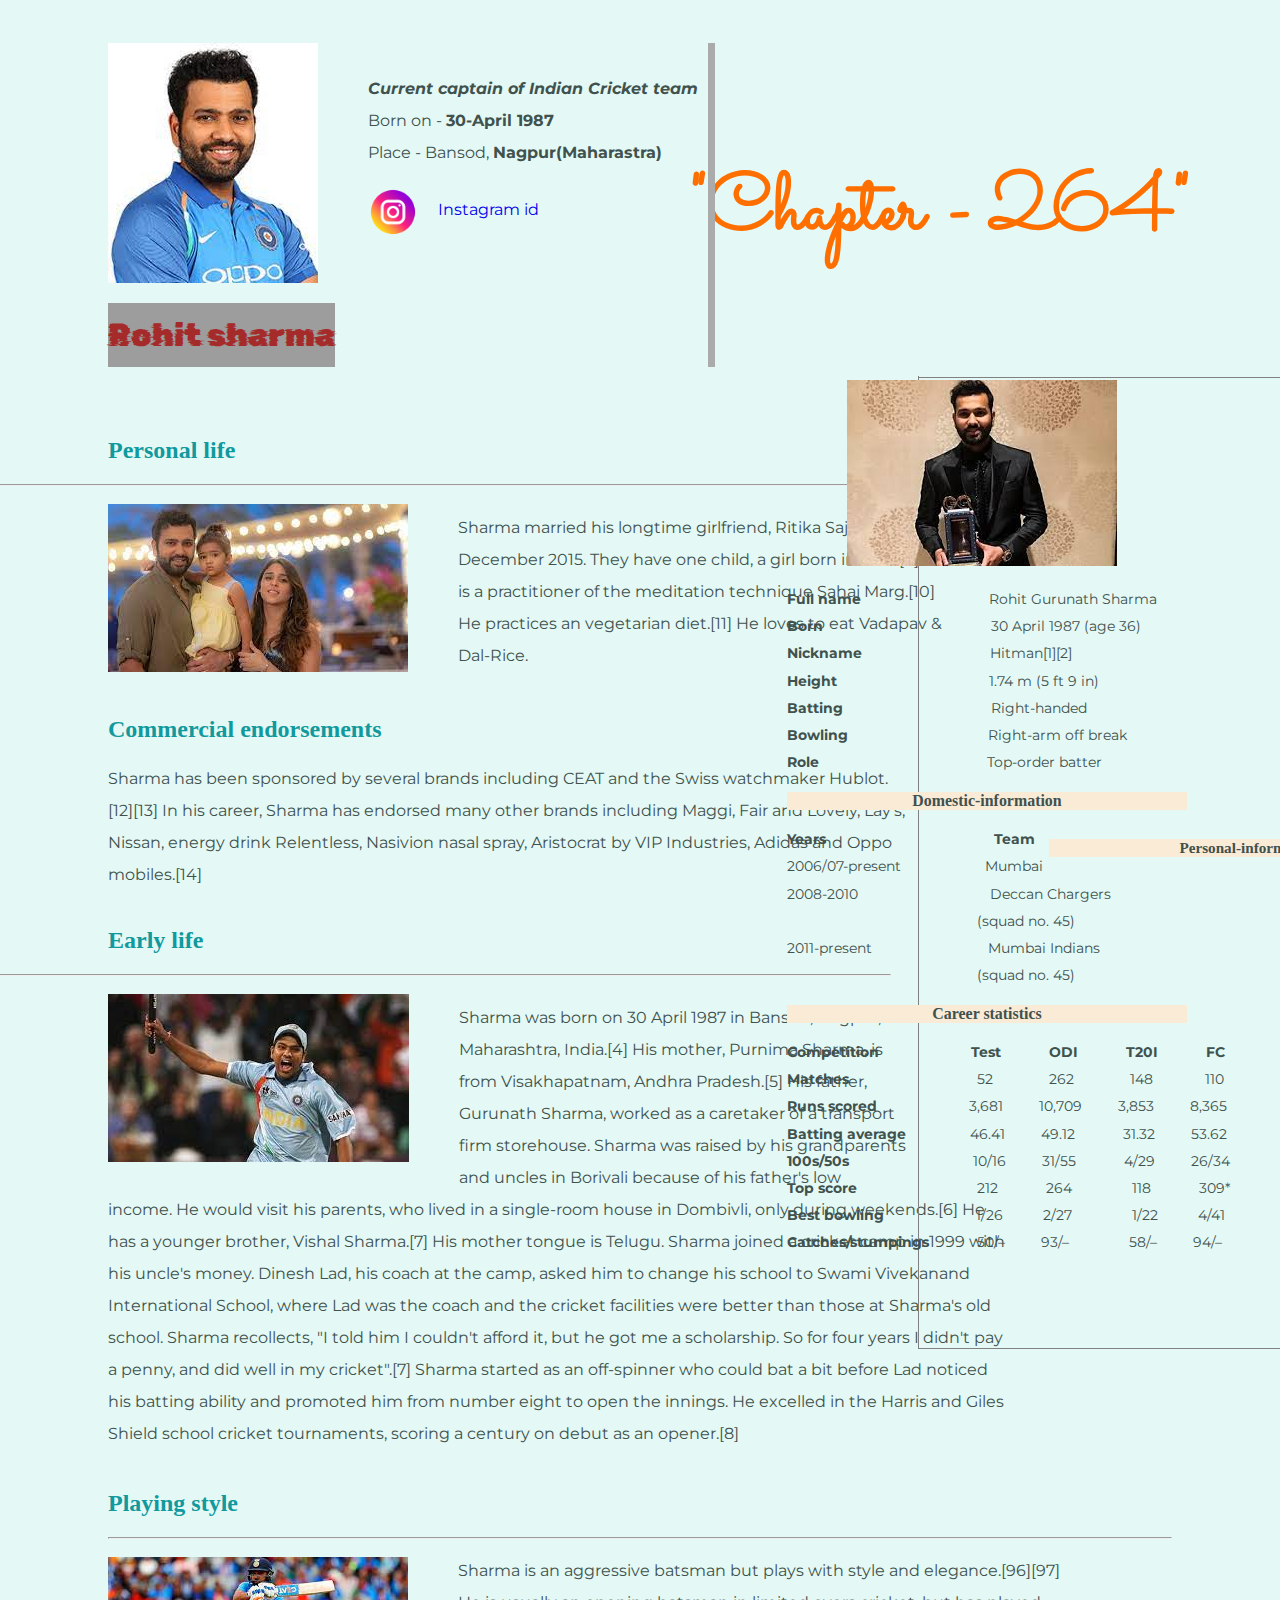
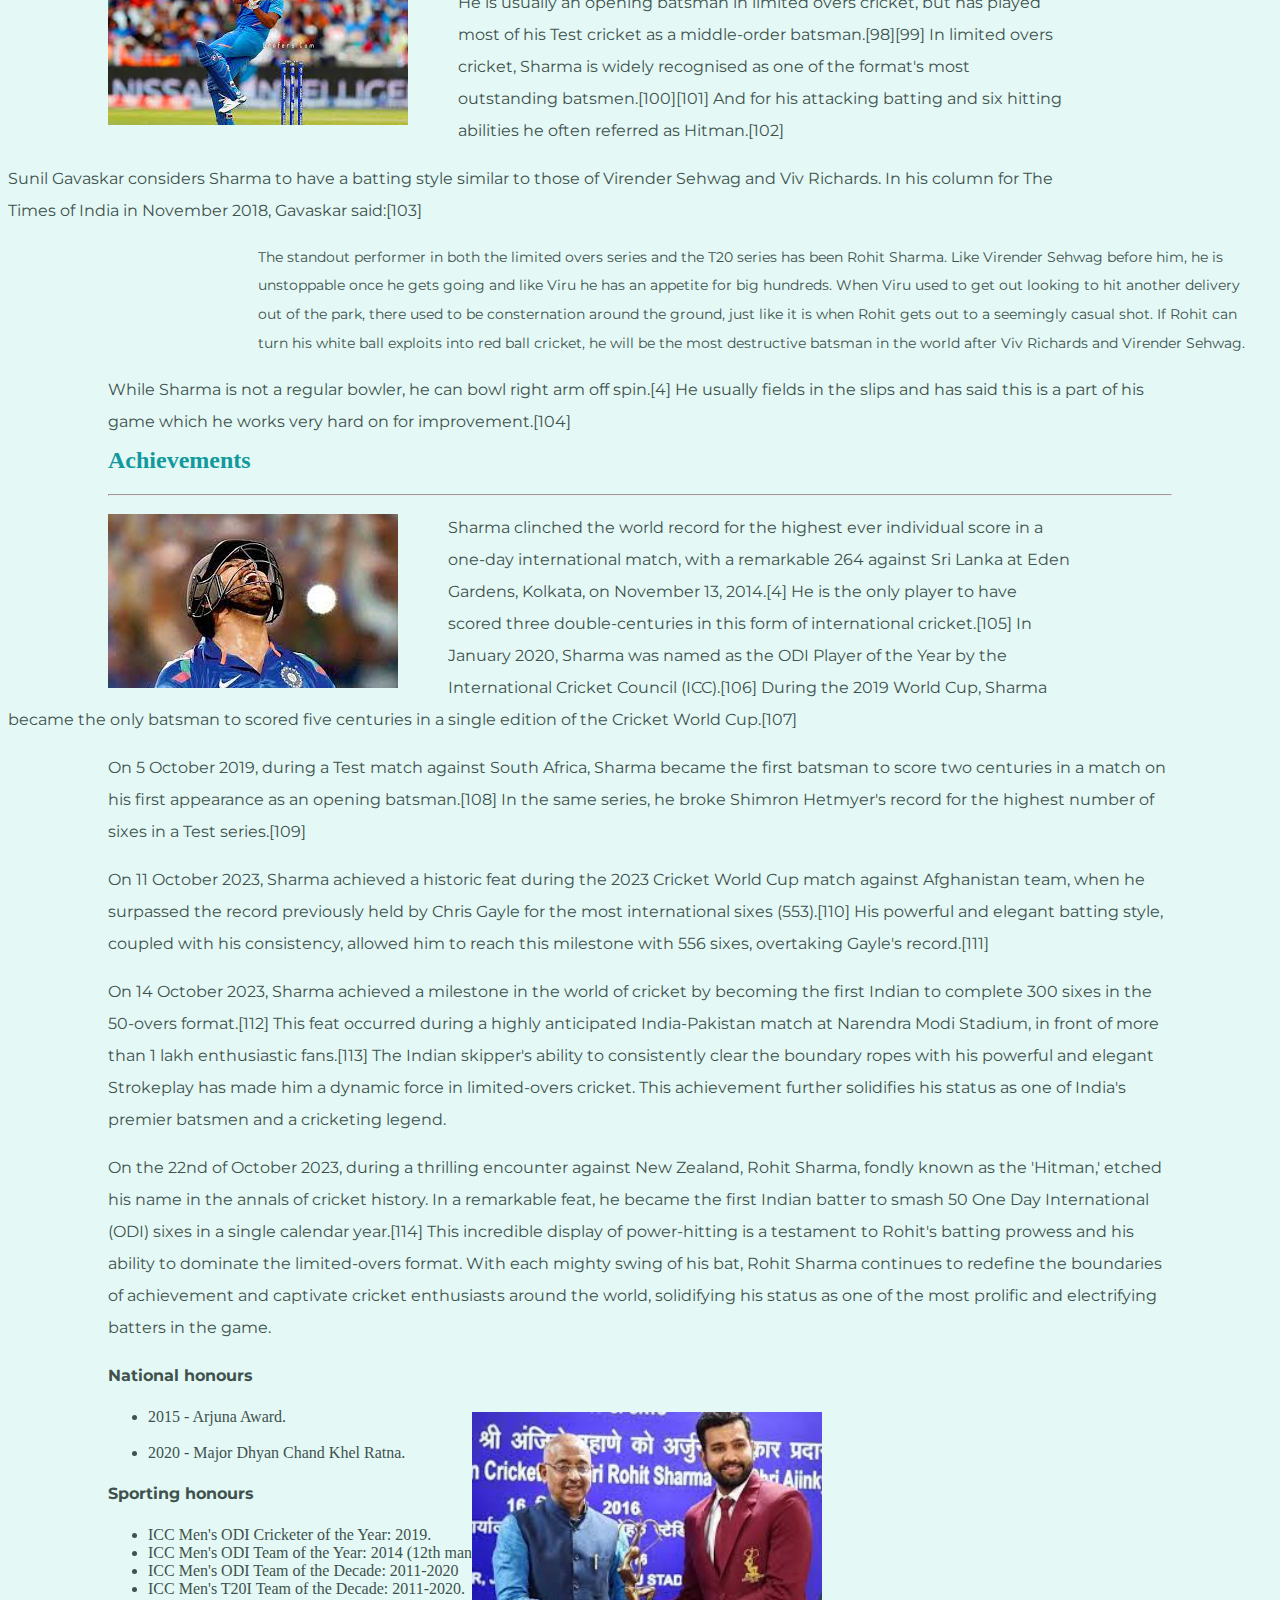
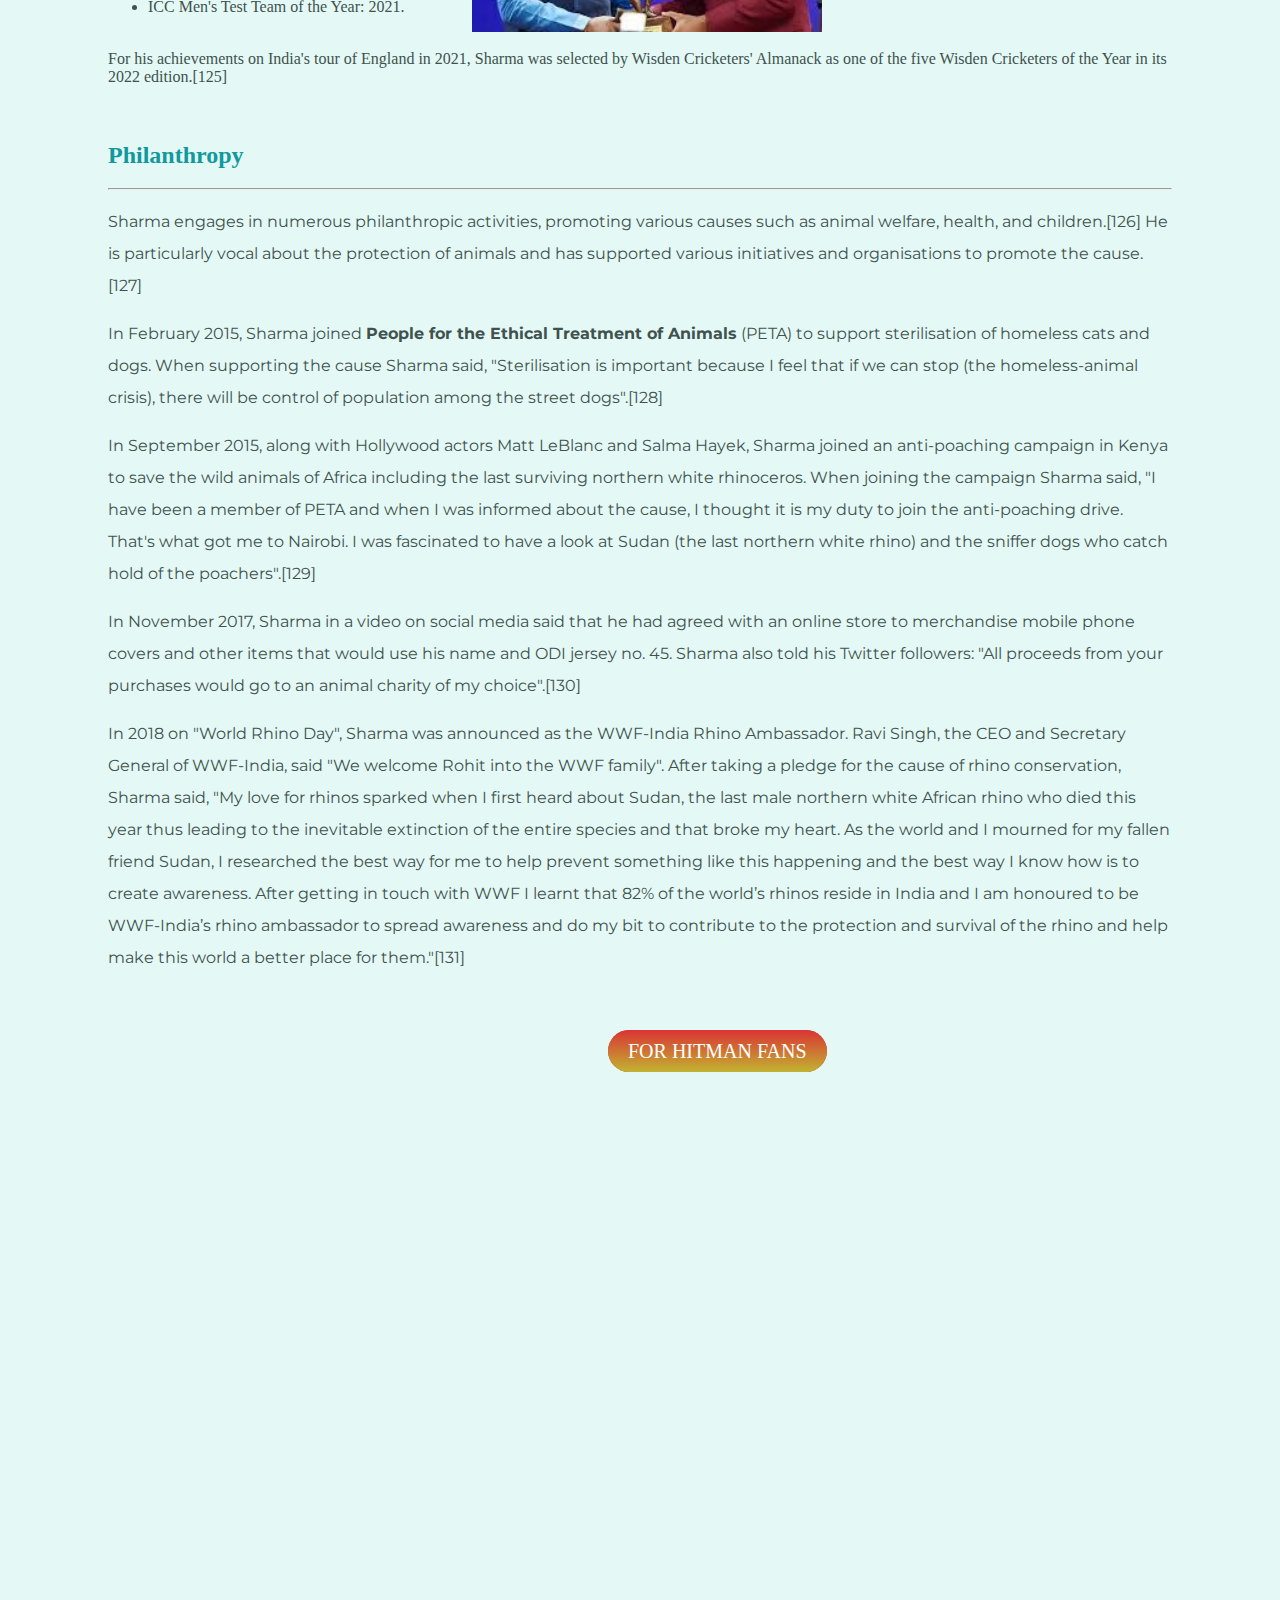
<file: index.html>
<!DOCTYPE html>
<html lang="en">
<head>
    <meta charset="UTF-8">
    <title>Hitman</title>
    <link rel="stylesheet" href="style1.css">
    <link rel="stylesheet" href="https://fonts.googleapis.com/css2?family=Montserrat:wght@400&display=swap">
    <link rel="stylesheet" href="https://fonts.googleapis.com/css2?family=Rubik+Glitch&display=swap">
    <link rel="stylesheet" href="https://fonts.googleapis.com/css2?family=Sacramento&display=swap">
</head>
<body>
    <h1 class="heading">"Chapter - 264"</h1>
    <div class="top-box">
    <img src="download.jpeg" >
    <p class="details">
     <strong> <i>Current captain of Indian Cricket team</i></strong>
       <br>Born on - <strong>30-April 1987</strong><br>
       Place - Bansod, <strong>Nagpur(Maharastra)</strong><br>
       <img src="instagram.png" class="insta-icon">
       <a class="insta-id" href="https://www.instagram.com/rohitsharma45/?hl=en">
        Instagram id
       </a>
    </p>    
    <p class="name">Rohit sharma</p>
</div>
<div class="main-box">
<div class="d2">
    <h2>Personal life</h2><hr class="apl">
    <img class="FI" src="download (1).jpeg" >
    <p class="PL">
        Sharma married his longtime girlfriend, Ritika Sajdeh on 13 December 2015. They have one child, a girl born in 2018.[9] She is a practitioner of the meditation technique Sahaj Marg.[10]

        He practices an vegetarian diet.[11] He loves to eat Vadapav & Dal-Rice.
    </p><br>
    <h2>Commercial endorsements</h2>
    <p class="Ce">Sharma has been sponsored by several brands including CEAT and the Swiss watchmaker Hublot.[12][13] In his career, Sharma has endorsed many other brands including Maggi, Fair and Lovely, Lay's, Nissan, energy drink Relentless, Nasivion nasal spray, Aristocrat by VIP Industries, Adidas and Oppo mobiles.[14]</p>
</div>
<div class="d3">
    <h2>Early life</h2><hr class="ael">
    <img class="EI" src="download (2).jpeg" >
    <p class="EL">
        <span class="s1">Sharma was born on 30 April 1987 in Bansod, Nagpur, Maharashtra, India.[4] His mother, Purnima Sharma, is from Visakhapatnam, Andhra Pradesh.[5] His father, Gurunath Sharma, worked as a caretaker of a transport firm storehouse. Sharma was raised by his grandparents and uncles in Borivali because of his father's low </span>income. He would visit his parents, who lived in a single-room house in Dombivli, only during weekends.[6] He has a younger brother, Vishal Sharma.[7] His mother tongue is Telugu.

Sharma joined a cricket camp in 1999 with his uncle's money. Dinesh Lad, his coach at the camp, asked him to change his school to Swami Vivekanand International School, where Lad was the coach and the cricket facilities were better than those at Sharma's old school. Sharma recollects, "I told him I couldn't afford it, but he got me a scholarship. So for four years I didn't pay a penny, and did well in my cricket".[7] Sharma started as an off-spinner who could bat a bit before Lad noticed his batting ability and promoted him from number eight to open the innings. He excelled in the Harris and Giles Shield school cricket tournaments, scoring a century on debut as an opener.[8]
    </p>
    <div class="d4">
        <h2>Playing style</h2><hr class="aps">
        <img class="pull-img" src="download (3).jpeg" >
        <p class="p1">
            Sharma is an aggressive batsman but plays with style and elegance.[96][97] He is usually an opening batsman in limited overs cricket, but has played most of his Test cricket as a middle-order batsman.[98][99] In limited overs cricket, Sharma is widely recognised as one of the format's most outstanding batsmen.[100][101] And for his attacking batting and six hitting abilities he often referred as Hitman.[102]
        </p><p class="p2">
Sunil Gavaskar considers Sharma to have a batting style similar to those of Virender Sehwag and Viv Richards. In his column for The Times of India in November 2018, Gavaskar said:[103]
</p ><p class="p3">
The standout performer in both the limited overs series and the T20 series has been Rohit Sharma. Like Virender Sehwag before him, he is unstoppable once he gets going and like Viru he has an appetite for big hundreds. When Viru used to get out looking to hit another delivery out of the park, there used to be consternation around the ground, just like it is when Rohit gets out to a seemingly casual shot. If Rohit can turn his white ball exploits into red ball cricket, he will be the most destructive batsman in the world after Viv Richards and Virender Sehwag.
</p><p>
While Sharma is not a regular bowler, he can bowl right arm off spin.[4] He usually fields in the slips and has said this is a part of his game which he works very hard on for improvement.[104]
        </p>
    </div>
</div>
<hr class="top">
<hr class="left">

<hr class="bottom"><hr class="right">

<div class="d5">
    <h2>Achievements</h2><hr class="aa">
    <img class="roar-img" src="download (4).jpeg" >
    <p class="p51">
        Sharma clinched the world record for the highest ever individual score in a one-day international match, with a remarkable 264 against Sri Lanka at Eden Gardens, Kolkata, on November 13, 2014.[4] He is the only player to have scored three double-centuries in this form of international cricket.[105] In January 2020, Sharma was named as the ODI Player of the Year by the International Cricket Council (ICC).[106] During the 2019 World Cup, Sharma became the only batsman to scored five centuries in a single edition of the Cricket World Cup.[107]
</p><p>
On 5 October 2019, during a Test match against South Africa, Sharma became the first batsman to score two centuries in a match on his first appearance as an opening batsman.[108] In the same series, he broke Shimron Hetmyer's record for the highest number of sixes in a Test series.[109]
</p><p>
On 11 October 2023, Sharma achieved a historic feat during the 2023 Cricket World Cup match against Afghanistan team, when he surpassed the record previously held by Chris Gayle for the most international sixes (553).[110] His powerful and elegant batting style, coupled with his consistency, allowed him to reach this milestone with 556 sixes, overtaking Gayle's record.[111]
</p><p>
On 14 October 2023, Sharma achieved a milestone in the world of cricket by becoming the first Indian to complete 300 sixes in the 50-overs format.[112] This feat occurred during a highly anticipated India-Pakistan match at Narendra Modi Stadium, in front of more than 1 lakh enthusiastic fans.[113] The Indian skipper's ability to consistently clear the boundary ropes with his powerful and elegant Strokeplay has made him a dynamic force in limited-overs cricket. This achievement further solidifies his status as one of India's premier batsmen and a cricketing legend.
</p><p>
On the 22nd of October 2023, during a thrilling encounter against New Zealand, Rohit Sharma, fondly known as the 'Hitman,' etched his name in the annals of cricket history. In a remarkable feat, he became the first Indian batter to smash 50 One Day International (ODI) sixes in a single calendar year.[114] This incredible display of power-hitting is a testament to Rohit's batting prowess and his ability to dominate the limited-overs format. With each mighty swing of his bat, Rohit Sharma continues to redefine the boundaries of achievement and captivate cricket enthusiasts around the world, solidifying his status as one of the most prolific and electrifying batters in the game.
    </p>
    <p><strong>National honours</strong>
    <ul>
        <li>2015 - Arjuna Award.
            </li><br>
            <li>
                2020 - Major Dhyan Chand Khel Ratna.
                </li>
    </ul>
    </p>
    <img src="download (5).jpeg" class="award-img">
    <p><strong>Sporting honours</strong>
    <ul>
        <li>
            ICC Men's ODI Cricketer of the Year: 2019.
            <li>            ICC Men's ODI Team of the Year: 2014 (12th man), 2016, 2017, 2018, 2019.
            </li>
            <li>            ICC Men's ODI Team of the Decade: 2011-2020
            </li>
            <li>            ICC Men's T20I Team of the Decade: 2011-2020.
            </li>
            <li>            ICC Men's Test Team of the Year: 2021.</li>
        </li>
    </ul>
    <br>
    For his achievements on India's tour of England in 2021, Sharma was selected by Wisden Cricketers' Almanack as one of the five Wisden Cricketers of the Year in its 2022 edition.[125]
    </p>
</div>
<div class="d6">
    <h2>Philanthropy</h2><hr>
    <p>
        Sharma engages in numerous philanthropic activities, promoting various causes such as animal welfare, health, and children.[126] He is particularly vocal about the protection of animals and has supported various initiatives and organisations to promote the cause.[127]
</p><p>
In February 2015, Sharma joined <strong>People for the Ethical Treatment of Animals</strong> (PETA) to support sterilisation of homeless cats and dogs. When supporting the cause Sharma said, "Sterilisation is important because I feel that if we can stop (the homeless-animal crisis), there will be control of population among the street dogs".[128]
</p><p>
In September 2015, along with Hollywood actors Matt LeBlanc and Salma Hayek, Sharma joined an anti-poaching campaign in Kenya to save the wild animals of Africa including the last surviving northern white rhinoceros. When joining the campaign Sharma said, "I have been a member of PETA and when I was informed about the cause, I thought it is my duty to join the anti-poaching drive. That's what got me to Nairobi. I was fascinated to have a look at Sudan (the last northern white rhino) and the sniffer dogs who catch hold of the poachers".[129]
</p><p>
In November 2017, Sharma in a video on social media said that he had agreed with an online store to merchandise mobile phone covers and other items that would use his name and ODI jersey no. 45. Sharma also told his Twitter followers: "All proceeds from your purchases would go to an animal charity of my choice".[130]
</p><p>
In 2018 on "World Rhino Day", Sharma was announced as the WWF-India Rhino Ambassador. Ravi Singh, the CEO and Secretary General of WWF-India, said "We welcome Rohit into the WWF family". After taking a pledge for the cause of rhino conservation, Sharma said, "My love for rhinos sparked when I first heard about Sudan, the last male northern white African rhino who died this year thus leading to the inevitable extinction of the entire species and that broke my heart. As the world and I mourned for my fallen friend Sudan, I researched the best way for me to help prevent something like this happening and the best way I know how is to create awareness. After getting in touch with WWF I learnt that 82% of the world’s rhinos reside in India and I am honoured to be WWF-India’s rhino ambassador to spread awareness and do my bit to contribute to the protection and survival of the rhino and help make this world a better place for them."[131]
    </p>
    <a class="btn" href="form.html">FOR HITMAN FANS</a>
</div>

</div>
<h3 class="pi">Personal-information</h3>
<div class="side-box">
    <img class="side-img" src="images.jpeg">
<div class="Personal-information">
    <p>
       <strong> Full name</strong> &nbsp;&nbsp;&nbsp;&nbsp;&nbsp;&nbsp;&nbsp;&nbsp;&nbsp;&nbsp;&nbsp;&nbsp;&nbsp;&nbsp;&nbsp;&nbsp;&nbsp;&nbsp;&nbsp;&nbsp;&nbsp;&nbsp;&nbsp;&nbsp;&nbsp;&nbsp;&nbsp;&nbsp;&nbsp;&nbsp; Rohit Gurunath Sharma<br>
       <strong> Born</strong>&nbsp;&nbsp;&nbsp;&nbsp;&nbsp;&nbsp;&nbsp;&nbsp;&nbsp;&nbsp;&nbsp;&nbsp;&nbsp;&nbsp;&nbsp;&nbsp;&nbsp;&nbsp;&nbsp;&nbsp;&nbsp;&nbsp;&nbsp;&nbsp;&nbsp;&nbsp;&nbsp;&nbsp;&nbsp;&nbsp;&nbsp;&nbsp;&nbsp;&nbsp;&nbsp;&nbsp;&nbsp;&nbsp;&nbsp;&nbsp;&nbsp;	30 April 1987 (age 36)<br>
        <strong>Nickname</strong>&nbsp;&nbsp;&nbsp;&nbsp;&nbsp;&nbsp;&nbsp;&nbsp;&nbsp;&nbsp;&nbsp;&nbsp;&nbsp;&nbsp;&nbsp;&nbsp;&nbsp;&nbsp;&nbsp;&nbsp;&nbsp;&nbsp;&nbsp;&nbsp;&nbsp;&nbsp;&nbsp;&nbsp;&nbsp;&nbsp;&nbsp;	Hitman[1][2]<br>
              <strong>Height</strong>&nbsp;&nbsp;&nbsp;&nbsp;&nbsp;&nbsp;&nbsp;&nbsp;&nbsp;&nbsp;&nbsp;&nbsp;&nbsp;&nbsp;&nbsp;&nbsp;&nbsp;&nbsp;&nbsp;&nbsp;&nbsp;&nbsp;&nbsp;&nbsp;&nbsp;&nbsp;&nbsp;&nbsp;&nbsp;&nbsp;&nbsp;&nbsp;&nbsp;&nbsp;&nbsp;&nbsp;&nbsp;&nbsp;1.74 m (5 ft 9 in)<br>
                <strong>Batting</strong>&nbsp;&nbsp;&nbsp;&nbsp;&nbsp;&nbsp;&nbsp;&nbsp;&nbsp;&nbsp;&nbsp;&nbsp;&nbsp;&nbsp;&nbsp;&nbsp;&nbsp;&nbsp;&nbsp;&nbsp;&nbsp;&nbsp;&nbsp;&nbsp;&nbsp;&nbsp;&nbsp;&nbsp;&nbsp;&nbsp;&nbsp;&nbsp;&nbsp;&nbsp;&nbsp;&nbsp;	Right-handed<br>
                    <strong>Bowling</strong>&nbsp;&nbsp;&nbsp;&nbsp;&nbsp;&nbsp;&nbsp;&nbsp;&nbsp;&nbsp;&nbsp;&nbsp;&nbsp;&nbsp;&nbsp;&nbsp;&nbsp;&nbsp;&nbsp;&nbsp;&nbsp;&nbsp;&nbsp;&nbsp;&nbsp;&nbsp;&nbsp;&nbsp;&nbsp;&nbsp;&nbsp;&nbsp;&nbsp;&nbsp;&nbsp;Right-arm off break<br>
                        <strong>Role</strong>&nbsp;&nbsp;&nbsp;&nbsp;&nbsp;&nbsp;&nbsp;&nbsp;&nbsp;&nbsp;&nbsp;&nbsp;&nbsp;&nbsp;&nbsp;&nbsp;&nbsp;&nbsp;&nbsp;&nbsp;&nbsp;&nbsp;&nbsp;&nbsp;&nbsp;&nbsp;&nbsp;&nbsp;&nbsp;&nbsp;&nbsp;&nbsp;&nbsp;&nbsp;&nbsp;&nbsp;&nbsp;&nbsp;&nbsp;&nbsp;&nbsp;&nbsp;Top-order batter<br>
    </p>
</div>
<div class="Domestic-information">
    <h3 class="di">Domestic-information</h3>
    <p>
       <strong> Years &nbsp;&nbsp;&nbsp;&nbsp;&nbsp;&nbsp;&nbsp;&nbsp;&nbsp;&nbsp;&nbsp;&nbsp;&nbsp;&nbsp;&nbsp;&nbsp;&nbsp;&nbsp;&nbsp;&nbsp;&nbsp;&nbsp;&nbsp;&nbsp;&nbsp;&nbsp;&nbsp;&nbsp;&nbsp;&nbsp;&nbsp;&nbsp;&nbsp;&nbsp;&nbsp;&nbsp;&nbsp;&nbsp;&nbsp;&nbsp;	Team</strong><br>
       2006/07-present	
    &nbsp;&nbsp;&nbsp;&nbsp;&nbsp;&nbsp;&nbsp;&nbsp;&nbsp;&nbsp;&nbsp;&nbsp;&nbsp;&nbsp;&nbsp;&nbsp;&nbsp;&nbsp;&nbsp;&nbsp;Mumbai<br>
2008-2010	&nbsp;&nbsp;&nbsp;&nbsp;&nbsp;&nbsp;&nbsp;&nbsp;&nbsp;&nbsp;&nbsp;&nbsp;&nbsp;&nbsp;&nbsp;&nbsp;&nbsp;&nbsp;&nbsp;&nbsp;&nbsp;&nbsp;&nbsp;&nbsp;&nbsp;&nbsp;&nbsp;&nbsp;&nbsp;&nbsp;&nbsp;&nbsp;Deccan Chargers <br><span class="ss1">(squad no. 45)</span><br>
2011-present	&nbsp;&nbsp;&nbsp;&nbsp;&nbsp;&nbsp;&nbsp;&nbsp;&nbsp;&nbsp;&nbsp;&nbsp;&nbsp;&nbsp;&nbsp;&nbsp;&nbsp;&nbsp;&nbsp;&nbsp;&nbsp;&nbsp;&nbsp;&nbsp;&nbsp;&nbsp;&nbsp;&nbsp;Mumbai Indians <br><span class="ss2">(squad no. 45)</span><br>
</p></div>
<div class="Career statistics">
    <h3 class="cs">Career statistics</h3>
    <p>
       <strong> Competition	&nbsp;&nbsp;&nbsp;&nbsp;&nbsp;&nbsp;&nbsp;&nbsp;&nbsp;&nbsp;&nbsp;&nbsp;&nbsp;&nbsp;&nbsp;&nbsp;&nbsp;&nbsp;&nbsp;&nbsp;&nbsp;&nbsp;Test	&nbsp;&nbsp;&nbsp;&nbsp;&nbsp;&nbsp;&nbsp;&nbsp;&nbsp;&nbsp;&nbsp;ODI	&nbsp;&nbsp;&nbsp;&nbsp;&nbsp;&nbsp;&nbsp;&nbsp;&nbsp;&nbsp;&nbsp;T20I&nbsp;&nbsp;&nbsp;&nbsp;&nbsp;&nbsp;&nbsp;&nbsp;&nbsp;&nbsp;&nbsp;	FC </strong><br>
<strong>Matches</strong>&nbsp;&nbsp;&nbsp;&nbsp;&nbsp;&nbsp;&nbsp;&nbsp;&nbsp;&nbsp;&nbsp;&nbsp;&nbsp;&nbsp;&nbsp;&nbsp;&nbsp;&nbsp;&nbsp;&nbsp;&nbsp;&nbsp;&nbsp;&nbsp;&nbsp;&nbsp;&nbsp;&nbsp;&nbsp;&nbsp;&nbsp;	52	&nbsp;&nbsp;&nbsp;&nbsp;&nbsp;&nbsp;&nbsp;&nbsp;&nbsp;&nbsp;&nbsp;&nbsp;&nbsp;262&nbsp;&nbsp;&nbsp;&nbsp;&nbsp;&nbsp;&nbsp;&nbsp;&nbsp;&nbsp;&nbsp;&nbsp;&nbsp;	148	&nbsp;&nbsp;&nbsp;&nbsp;&nbsp;&nbsp;&nbsp;&nbsp;&nbsp;&nbsp;&nbsp;&nbsp;110<br>
    <strong>Runs scored</strong>&nbsp;&nbsp;&nbsp;&nbsp;&nbsp;&nbsp;&nbsp;&nbsp;&nbsp;&nbsp;&nbsp;&nbsp;&nbsp;&nbsp;&nbsp;&nbsp;&nbsp;&nbsp;&nbsp;&nbsp;&nbsp;&nbsp;	3,681&nbsp;&nbsp;&nbsp;&nbsp;&nbsp;&nbsp;&nbsp;&nbsp;	10,709&nbsp;&nbsp;&nbsp;&nbsp;&nbsp;&nbsp;&nbsp;&nbsp;	3,853&nbsp;&nbsp;&nbsp;&nbsp;&nbsp;&nbsp;&nbsp;&nbsp;	8,365<br>
        <strong>Batting average	</strong>&nbsp;&nbsp;&nbsp;&nbsp;&nbsp;&nbsp;&nbsp;&nbsp;&nbsp;&nbsp;&nbsp;&nbsp;&nbsp;&nbsp;&nbsp;46.41&nbsp;&nbsp;&nbsp;&nbsp;&nbsp;&nbsp;&nbsp;&nbsp;	49.12&nbsp;&nbsp;&nbsp;&nbsp;&nbsp;&nbsp;&nbsp;&nbsp;&nbsp;&nbsp;&nbsp;	31.32&nbsp;&nbsp;&nbsp;&nbsp;&nbsp;&nbsp;&nbsp;&nbsp;	53.62<br>
            <strong>100s/50s</strong>&nbsp;&nbsp;&nbsp;&nbsp;&nbsp;&nbsp;&nbsp;&nbsp;&nbsp;&nbsp;&nbsp;&nbsp;&nbsp;&nbsp;&nbsp;&nbsp;&nbsp;&nbsp;&nbsp;&nbsp;&nbsp;&nbsp;&nbsp;&nbsp;&nbsp;&nbsp;&nbsp;&nbsp;&nbsp;&nbsp;	10/16&nbsp;&nbsp;&nbsp;&nbsp;&nbsp;&nbsp;&nbsp;&nbsp;	31/55&nbsp;&nbsp;&nbsp;&nbsp;&nbsp;&nbsp;&nbsp;&nbsp;&nbsp;&nbsp;&nbsp;	4/29&nbsp;&nbsp;&nbsp;&nbsp;&nbsp;&nbsp;&nbsp;&nbsp;	26/34<br>
                <strong>Top score</strong>&nbsp;&nbsp;&nbsp;&nbsp;&nbsp;&nbsp;&nbsp;&nbsp;&nbsp;&nbsp;&nbsp;&nbsp;&nbsp;&nbsp;&nbsp;&nbsp;&nbsp;&nbsp;&nbsp;&nbsp;&nbsp;&nbsp;&nbsp;&nbsp;&nbsp;&nbsp;&nbsp;&nbsp;&nbsp;	212	&nbsp;&nbsp;&nbsp;&nbsp;&nbsp;&nbsp;&nbsp;&nbsp;&nbsp;&nbsp;&nbsp;264	&nbsp;&nbsp;&nbsp;&nbsp;&nbsp;&nbsp;&nbsp;&nbsp;&nbsp;&nbsp;&nbsp;&nbsp;&nbsp;&nbsp;118&nbsp;&nbsp;&nbsp;&nbsp;&nbsp;&nbsp;&nbsp;&nbsp;&nbsp;&nbsp;&nbsp;	309*<br>
                                        <strong>Best bowling</strong>&nbsp;&nbsp;&nbsp;&nbsp;&nbsp;&nbsp;&nbsp;&nbsp;&nbsp;&nbsp;&nbsp;&nbsp;&nbsp;&nbsp;&nbsp;&nbsp;&nbsp;&nbsp;&nbsp;&nbsp;&nbsp;&nbsp;	1/26&nbsp;&nbsp;&nbsp;&nbsp;&nbsp;&nbsp;&nbsp;&nbsp;&nbsp;	2/27&nbsp;&nbsp;&nbsp;&nbsp;&nbsp;&nbsp;&nbsp;&nbsp;&nbsp;&nbsp;&nbsp;&nbsp;&nbsp;&nbsp;	1/22&nbsp;&nbsp;&nbsp;&nbsp;&nbsp;&nbsp;&nbsp;&nbsp;&nbsp;	4/41<br>
                                            <strong>Catches/stumpings</strong>&nbsp;&nbsp;&nbsp;&nbsp;&nbsp;&nbsp;&nbsp;&nbsp;&nbsp;&nbsp;&nbsp;	50/–&nbsp;&nbsp;&nbsp;&nbsp;&nbsp;&nbsp;&nbsp;&nbsp;	93/–&nbsp;&nbsp;&nbsp;&nbsp;&nbsp;&nbsp;&nbsp;&nbsp;&nbsp;&nbsp;&nbsp;&nbsp;&nbsp;&nbsp;	58/–&nbsp;&nbsp;&nbsp;&nbsp;&nbsp;&nbsp;&nbsp;&nbsp;&nbsp;94/–<br>
    </p>
</div>
</div>
</body>
</html>
</file>
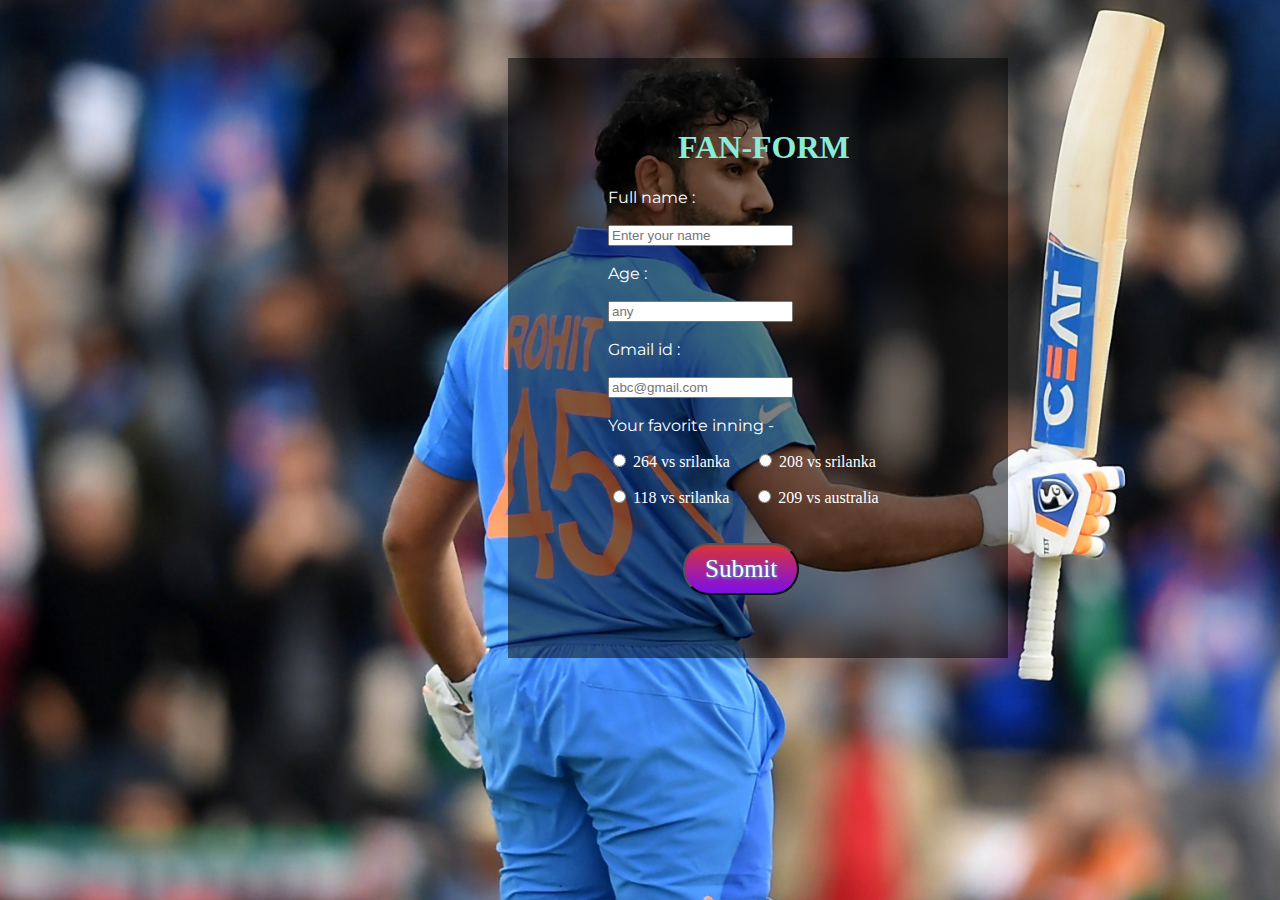
<file: form.html>
<!DOCTYPE html>
<html lang="en">
<head>
    <meta charset="UTF-8">
    <title>Rohit fans</title>
    <link rel="stylesheet" href="form.css">
    <link rel="stylesheet" href="https://fonts.googleapis.com/css2?family=Montserrat:wght@400&display=swap">

</head>
<body>
    <div class="form">
        
        <h1 class="ff">FAN-FORM</h1>
    <form action="mailto:riteshtyagi92@gmail.com" enctype="text/plain" method="post">
       <label >Full name : </label><br><br>
       <input name="name" type="text" placeholder="Enter your name"><br><br>
       <label>Age : </label><br><br>
       <input type="number" placeholder="any" name="your age"><br><br>
       <label>Gmail id : </label><br><br>
       <input type="email" placeholder="abc@gmail.com" name="Gmail"><br><br>
       <label>Your favorite inning - </label>
       <p>
        <input type="radio" name="recommed" >
        264 vs srilanka  &nbsp;&nbsp;&nbsp;&nbsp;  <input type="radio" name="recommed" > 208 vs srilanka  
    </p>
    <p><input type="radio" name="recommed"> 118 vs srilanka &nbsp;&nbsp;&nbsp;&nbsp; <input type="radio" name="recommed" > 209 vs australia </p>
     <input class="btn" type="submit"></div>
    </form>
</body>
</html>
</file>
<file: style1.css>
body{
    background-color: #E4F9F5;
    color: #40514E;
}
h2{
    color: #11999E;

}
.main-box{
    position: relative;
    bottom: 180px;
}
h1{
    font-family: 'Sacramento', cursive;
    text-align: center;
    font-size: 5rem;
}
img{
    float: left;
    margin: auto 50px 20px 100px;
}
.name{
    clear: left;
    margin:0px auto 0px 100px;
    font-size:2rem;
    font-family: 'Rubik Glitch', sans-serif;
    background-color: rgb(157, 157, 157);
    width:fit-content;
  color: brown;
}
.details{
    position: relative;
    top:30px; 
    font-size: 1rem;
}
.insta-icon{
    height: 50px;
    width: 50px;
    position:relative;
    right:100px;
    top:18px;
}
a{
    text-decoration: none;
    position: relative;
    top: 25px;
    right: 130px;
}
.FI{
    position: relative;
    right: 100px;
    top: 10px;
}
.EI{
    position: relative;
    right: 100px;
    top: 10px;
}
.PL{
    width: 950px;
    position: relative;
    right: 100px;
    top: 10px;
}
.EL{
    width: 900px;
    position: relative;
    right: 100px;
    top: 10px;
    left: 0;
}
.Ce{
    width: 800px;
}
.d2{
    margin-top: 0;
    padding: 100px;
    padding-top: 50px;
    
}
.insta-id:hover{
        color: rgb(255, 7, 181);
}
.d3{
    margin-top: 0;
    padding: 100px;
    padding-top: 50px;
    height: 10px;
    position: relative;
    bottom: 150px;
}
p{
    line-height: 2;
    font-family: 'Montserrat', sans-serif;
}
.top-box{
    width: 700px;
    border-right-width: 7px;
    border-right-style:outset ;
    border-right-color: rgb(255, 255, 255);
    position: relative;
    bottom: 180px;
}
.heading{
       position: relative;
       left: 300px;
       top: 100px;
       color: rgb(255, 111, 0);
}
.top{
position: relative;
width: 420px;
bottom: 800px;
left: 212px;
height: 2px;
border-style: none;
border-bottom-style:solid ;
}
.left{
    position: relative;
    width: 5px;
    height: 972px;
    bottom: 810px;
    left: 0px;
    border-style: none;
    border-right-style:solid ;
}
.right{
    position: relative;
    width: 5px;
    height: 972px;
    bottom: 1800px;
    left: 700px;
    border-style: none;
    border-left-style:solid ;
}
.bottom{
    position: relative;
    width: 420px;
    bottom: 820px;
    left: 488px;
    height: 2px;  
    border-style: none;  
    border-bottom-style:solid ;
}
.pull-img{
    position: relative;
    right: 100px;
    top: 10px;
}
.s1{
    position: relative;
    right: 100px;
}
.d4{
    margin-top:50px;
}
.p1{
    position: relative;
    right: 100px;
}
.p2{
    position: relative;
    right: 100px;
}
.p3{
    width: 1000px;
    font-size: 0.9rem;
    position: relative;
    left: 150px;
}
.d5{
    position: relative;
    bottom: 1180px;
    margin-top: 0;
    padding: 100px;
    padding-top: 50px;
}
.roar-img{
    position: relative;
    right: 100px;
    top: 10px;
}
.p51{
    position: relative;
    right: 100px;
}
.award-img{
    position: absolute;
    width: 350px;
    height: 220px;
    bottom:150px;
    right: 400px;
}
.d6{
    position: relative;
    bottom: 1310px;
    margin-top: 0;
    padding: 100px;
    padding-top: 50px;
}
.side-box{
    position: absolute;
    top: 400px;
    right: 50px;
    font-size: 0.85rem;
}
.side-img{
    position: relative;
    right:40px;
    bottom:20px;
    margin-bottom: 0;
}
.apl{
    width: 900px;
    position: relative;
    right: 200px;
}
.ael{
    width: 900px;
    position: relative;
    right: 200px;
}

.pi{
    position: relative;
    left:1041px;
    bottom:4980px;
    font-size: 0.95rem;
    background-color: antiquewhite;
    text-align: center;
    width: 400px;
}
.di{
    position: relative;
    background-color:antiquewhite;
    width: 400px;
    text-align: center;
}
.ss1{
    position: relative;
    left: 190px;
}
.ss2{
    position: relative;
    left: 190px;
}
.cs{
    position: relative;
    background-color:antiquewhite;
    width: 400px;
    text-align: center;
}
.btn {
    background: #d93434;
    background-image: -webkit-linear-gradient(top, #d93434, #c2b331);
    background-image: -moz-linear-gradient(top, #d93434, #c2b331);
    background-image: -ms-linear-gradient(top, #d93434, #c2b331);
    background-image: -o-linear-gradient(top, #d93434, #c2b331);
    background-image: linear-gradient(to bottom, #d93434, #c2b331);
    -webkit-border-radius: 28;
    -moz-border-radius: 28;
    border-radius: 28px;
    font-family: Georgia;
    color: #ffffff;
    font-size: 20px;
    padding: 10px 20px 10px 20px;
    text-decoration: none;
    position: relative;
    left: 500px;
    top: 50px;
  }
  
  .btn:hover {
    background: #fcd93c;
    background-image: -webkit-linear-gradient(top, #fcd93c, #3498db);
    background-image: -moz-linear-gradient(top, #fcd93c, #3498db);
    background-image: -ms-linear-gradient(top, #fcd93c, #3498db);
    background-image: -o-linear-gradient(top, #fcd93c, #3498db);
    background-image: linear-gradient(to bottom, #fcd93c, #3498db);
    text-decoration: none;
  }
</file>
<file: form.css>
body{
    background-image: url(wp9536143-rohit-sharma-laptop-wallpapers.jpg);    
    background-repeat: no-repeat;
    background-size:cover;
    background-attachment: fixed;/*this will not allow image to scroll it will remain same on scrolling*/
}
label{
    font-family: 'Montserrat', sans-serif;
}
.form{
    font-size: 1rem;
    background-color:  rgba(0, 0, 0, 0.5);
    height: 550px;
    width: 400px;
    position: relative;
    padding-left: 100px;
    padding-top: 50px;
    text-align: left;
    left: 500px;
    top:50px;
    opacity: rgba(0, 0, 255, 0.5);   
    color:white ; 
}
p{
    font-size:medium;
}
.ff{
    color: rgb(137, 235, 217);
    position: relative;
    left: 70px;
}
.submit{
    position: relative;
    left: 120px;
    top:20px;
}
.btn {
    background: #d93434;
    background-image: -webkit-linear-gradient(top, #d93434, #7c0eeb);
    background-image: -moz-linear-gradient(top, #d93434, #7c0eeb);
    background-image: -ms-linear-gradient(top, #d93434, #7c0eeb);
    background-image: -o-linear-gradient(top, #d93434, #7c0eeb);
    background-image: linear-gradient(to bottom, #d93434, #7c0eeb);
    -webkit-border-radius: 28;
    -moz-border-radius: 28;
    border-radius: 28px;
    text-shadow: 1px 1px 3px #05cff7;
    font-family: Georgia;
    color: #ffffff;
    font-size: 25px;
    padding: 10px 20px 10px 20px;
    text-decoration: none;
    position: relative;
    left: 75px;
    top: 20px;
  }
  
  .btn:hover {
    background: #59fc3c;
    background-image: -webkit-linear-gradient(top, #59fc3c, #3498db);
    background-image: -moz-linear-gradient(top, #59fc3c, #3498db);
    background-image: -ms-linear-gradient(top, #59fc3c, #3498db);
    background-image: -o-linear-gradient(top, #59fc3c, #3498db);
    background-image: linear-gradient(to bottom, #59fc3c, #3498db);
    text-decoration: none;
  }
</file>
